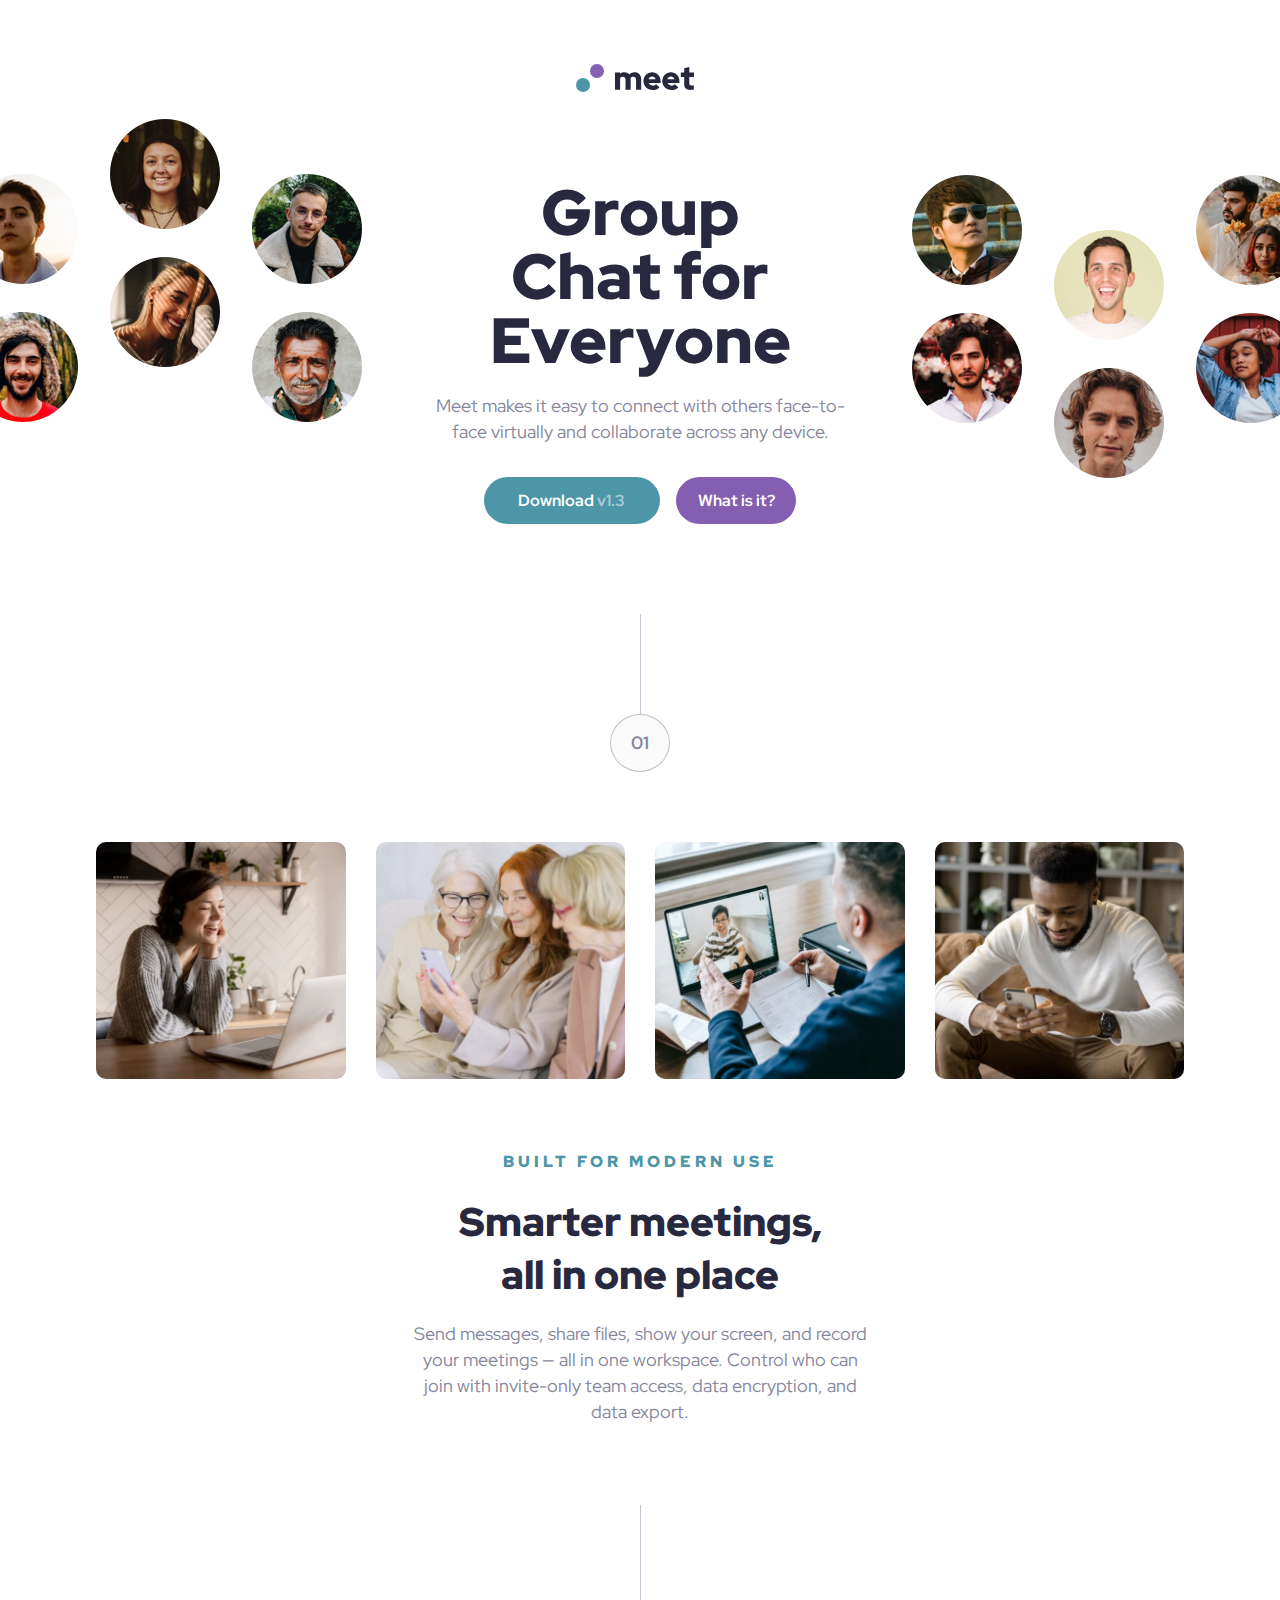
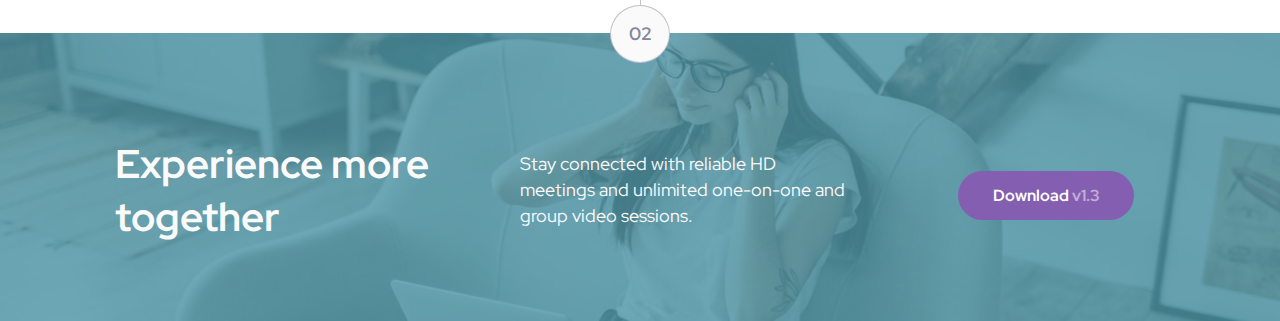
<file: index.html>
<!DOCTYPE html>
<html lang="en">
<head>
  <meta charset="UTF-8">
  <meta name="viewport" content="width=device-width, initial-scale=1.0">

  <link rel="icon" type="image/png" sizes="32x32" href="assets/favicon-32x32.png">
  
  <title>Frontend Mentor | Meet landing page</title>
  <link href="https://fonts.googleapis.com/css2?family=Red+Hat+Display:wght@400;500;600;700;800;900&display=swap" rel="stylesheet">
  <link rel="stylesheet" href="style.css">
</head>
<body>
  <header>
    <div class="logo">
      <img src="assets/logo.svg" alt="logo">
    </div>

    <div class="header">
      <div class="left">
        <img class="hero-left" src="assets/desktop/image-hero-left.png" alt="images of people's faces">
      </div>
     
      <div class="headline">
        <h1>Group Chat for Everyone</h1>
        <p>Meet makes it easy to connect with others face-to-face virtually and collaborate across any device.</p>
        <button class="download-button">Download <span>v1.3</span></button>
        <button class="what-button">What is it?</button>
      </div>
  
      <div class="right">
        <img class="hero-right" src="assets/desktop/image-hero-right.png" alt="images of people's faces">
      </div>

    </div>
  </header>
  
  <main>
    <div class="number-with-line">
      <div class="vertical-line"></div>
      <p>01</p>
    </div>

    <div class="images-box">
      <img src="assets/desktop/image-woman-in-videocall.jpg" alt="woman in video call">
      <img src="assets/desktop/image-women-videochatting.jpg" alt="women video chatting">
      <img src="assets/desktop/image-men-in-meeting.jpg" alt="man in video meeting">
      <img src="assets/desktop/image-man-texting.jpg" alt="man texting">
    </div>

    <div class="sub-text">
      <p id="overline">Built for modern use</p>
      <h2>Smarter meetings, all in one place</h2>
      <p>Send messages, share files, show your screen, and record your meetings — all in one 
        workspace. Control who can join with invite-only team access, data encryption, and data export.</p>
    </div>

    <div class="second number-with-line">
      <div class="vertical-line"></div>
      <p>02</p>
    </div>
  </main>

  <footer>
    <div class="footer-info">
      <h3> Experience more together</h3>
      <p>Stay connected with reliable HD meetings and unlimited one-on-one and group video sessions.</p>
      <div>
        <button class="download-button">Download <span>v1.3</span></button>
      </div>
      
    </div>
  </footer>


 
  

</body>
</html>
</file>
<file: style.css>
* {
    box-sizing: border-box;
}

body {
    font-family: 'Red Hat Display', sans-serif;
    padding: 0;
    margin: 0;
}

::-webkit-scrollbar {
    overflow: scroll;
    width: 0;
}

.logo {
    width: 100%;
    padding-left: 45%;
    margin-top: 5%;
}

.headline {
    text-align: center;
    padding-top: 7%;
    padding-inline: 6%;
    width: 100%;
}

.headline p {
    margin-bottom: 20px;
}

.header {
    display: grid;
    grid-template-columns: 1fr 2fr 1fr;
    margin-top: 0;
    margin-bottom: 7%;
    overflow-x: hidden;
    padding-top: 50px;
}


h1 {
    font-size: 4rem;
    line-height: 4rem;
    font-weight: 900;
    color: hsl(240, 21%, 20%);
    width: 80%;
    margin: 0 auto 20px;
}


h2 {
    font-size: 2.5rem;
    font-weight: 900;
    color: hsl(240, 21%, 20%);
    width: 80%;
    margin: 20px auto;
}


h3 {
    font-size: 2.5rem;
    color: hsl(0, 0%, 98%);
}


p {
    font-size: 1.125rem;
    line-height: 1.625rem;
    color: hsl(240, 10%, 57%);
    margin: 0 auto;
}


button {
    font-size: 1rem;
    font-family: inherit;
    font-weight: 700;
    color: white;
    border-radius: 40px;
    border: 0.5px;
    margin-top: 12px;
}

.download-button {
    background-color: hsl(192, 37%, 48%);
    margin-right: 3%;
    padding: 3% 8%;
}

.download-button:hover {
    cursor: pointer;
    background-color: hsl(192, 90%, 77%);
}

.download-button span {
    opacity: 0.5;
}

.what-button {
    background-color: hsl(268, 34%, 53%);
    padding: 3% 5%;
}

.what-button:hover {
    background-color: hsl(268, 100%, 86%);
    cursor: pointer;
}


.hero-left {
    margin-left: -8%;
    margin-top: -7%;
}

.hero-right {
    margin-left: 6.5%;
    margin-top: 7%;
}

.number-with-line {
    margin: 0 auto;
    width: 60px;
}

.number-with-line .vertical-line {
    border-left: 1px solid hsla(240, 10%, 57%, 0.5);
    height: 100px;
    margin-left: 50%;
}

.number-with-line p {
    margin-top: 0;
    border: 1px solid hsla(240, 10%, 57%, 0.5);
    border-radius: 50%;
    text-align: center;
    font-weight: 700;
    background-color: hsl(0, 0%, 98%);
    width: 60px;
    padding: 25%;
}

.images-box {
    display: grid;
    grid-template-columns: 1fr 1fr 1fr 1fr;
    column-gap: 30px;
    width: 85%;
    margin: 70px auto;
}

.images-box img {
    width: 100%;
    border-radius: 10px;
}

.sub-text {
    width: 36.5%;
    margin: 0 auto 50px;
    text-align: center;
}

#overline {
    font-size: 1rem;
    line-height: 1.625rem;
    letter-spacing: 0.25rem;
    text-transform: uppercase;
    color: hsl(192, 37%, 48%);
    font-weight: 900;
}

.second {
    position: relative;
    top: 30px;
}

footer {
    background-image: url('assets/desktop/image-footer.jpg');
    background-size: cover;
    background-repeat: no-repeat;
}

.footer-info {
    display: grid;
    grid-template-columns: 1fr 1fr 1fr;
    align-items: center;
    column-gap: 50px;
    background-color: hsla(192, 37%, 48%, 0.8);
    padding: 5% 2% 3% 9%;
}


.footer-info p {
    color: hsl(0, 0%, 98%);
    width: 95%;
}

.footer-info button {
    background-color: hsl(268, 34%, 53%);
    margin-left: 50px;
    padding: 4% 10%;
}

.footer-info button:hover {
    background-color: hsl(268, 100%, 86%);
    cursor: pointer;
}


@media only screen and (max-width: 1200px) {
    .logo {
        padding-left: 40%;
    }

    .header {
        grid-template-columns: 1fr 1fr;
        grid-template-rows: 1fr 1fr;
        margin-bottom: 5%;
    }


    .headline {
        grid-area: 2 / 1 / 3 / 3;
        text-align: center;
    }
    

    h1 {
        font-size: 3rem;
        max-width: 350px;  
        margin-bottom: 2%; 
    } 

    .headline p {
        max-width: 500px;
        margin: 0 auto;
        margin-bottom: 2%;
    }

    .download-button {
        padding: 2.5% 5%;
    }

    .what-button {
        padding: 2.5% 5%;
    }

    .hero-left {
        margin-top: 0;
        margin-left: -8%;
        width: 105%;
    }

    .hero-right {
        margin-top: 0;
        margin-left: 2%;
        width: 105%;
    }

    .sub-text {
        width: 45%;
    }
}



@media only screen and (max-width: 1000px) {
    .logo {
        padding-left: 42%;
        margin-top: 5%;
    }

    .header {
        grid-template-columns: 1fr 1fr;
        grid-template-rows: 1fr 1fr;
        margin-bottom: 15%;
    }


    .headline {
        grid-area: 2 / 1 / 3 / 3;
        text-align: center;
    }
    

    h1 {
        font-size: 3rem;
        max-width: 350px;  
        margin-bottom: 2%; 
    } 

    .headline p {
        max-width: 500px;
        margin: 0 auto;
        margin-bottom: 2%;
    }

    .download-button {
        padding: 2.5% 5%;
    }

    .what-button {
        padding: 2.5% 5%;
    }

    .hero-left {
        margin-top: 0;
        margin-left: -8%;
        width: 105%;
    }

    .hero-right {
        margin-top: 0;
        margin-left: 2%;
        width: 105%;
    }

    .images-box {
        width: 95%;
        column-gap: 15px;
    }

    .sub-text {
        width: 100%;
    }

    .sub-text h2 {
        max-width: 450px;
        margin: 0 auto 2%;
    }

    .sub-text p {
        max-width: 570px;
        line-height: 2rem;
        font-size: 1rem;
        margin: 0 auto 2%;
    }

    .footer-info {
        display: block;
        text-align: center;
    }

    .footer-info h3 {
        max-width: 350px;
        margin: 5% auto;
    }

    .footer-info p {
        max-width: 570px;
        font-size: 1.125rem;
        margin: 0 auto;
    }


    .footer-info .download-button {
        padding: 2.5% 6%;
        margin: 5% auto;
    }

    footer {
        background-image: url('assets/tablet/image-footer.jpg');
    }

    
}

@media only screen and (max-width: 375px) {
    .logo {
        padding-left: 35%;
        margin-top: 10%;
    }

    .logo img {
        width: 45%;
    }

    .header {
        height: 600px;
        margin-bottom: 70px;
    }

    h1 {
        font-size: 2.5rem;
        max-width: 270px;
        line-height: 2.75rem;
        margin-bottom: 5%;
    }

    h2 {
        font-size: 2rem;
        width: 80%;
    }

    p {
        font-size: 1rem;
    }

    .headline {
        padding: 0;
    }

    .headline p {
        width: 85%;
    }
   
    button {
        display: block;
        margin: 0 auto;
    }

    .download-button {
        padding: 4% 10%;
        margin: 30px auto 20px;
    }

    .what-button {
        padding: 4% 8%;
    }

    .images-box {
        grid-template-columns: 1fr 1fr;
        gap: 20px;
        width: 85%;
        margin-bottom: 30px;
    }

    .sub-text h2 {
        margin-bottom: 20px;
        width: 95%;
    }
    
    .sub-text p {
        width: 75%;
    }

    #overline {
        font-size: 0.85rem;
        width: 100%;
    }

    .footer-info {
        padding-block: 15%;
        padding-inline: 0;
    }

    .footer-info h3 {
        font-size: 2rem;
    }

    .footer-info p {
        margin-bottom: 20px;
        width: 80%;
    }

    .footer-info button {
        padding: 5% 10%;
        margin: auto;
    }

    footer {
        background-image: url('assets/mobile/image-footer.jpg');
    }

}
</file>
